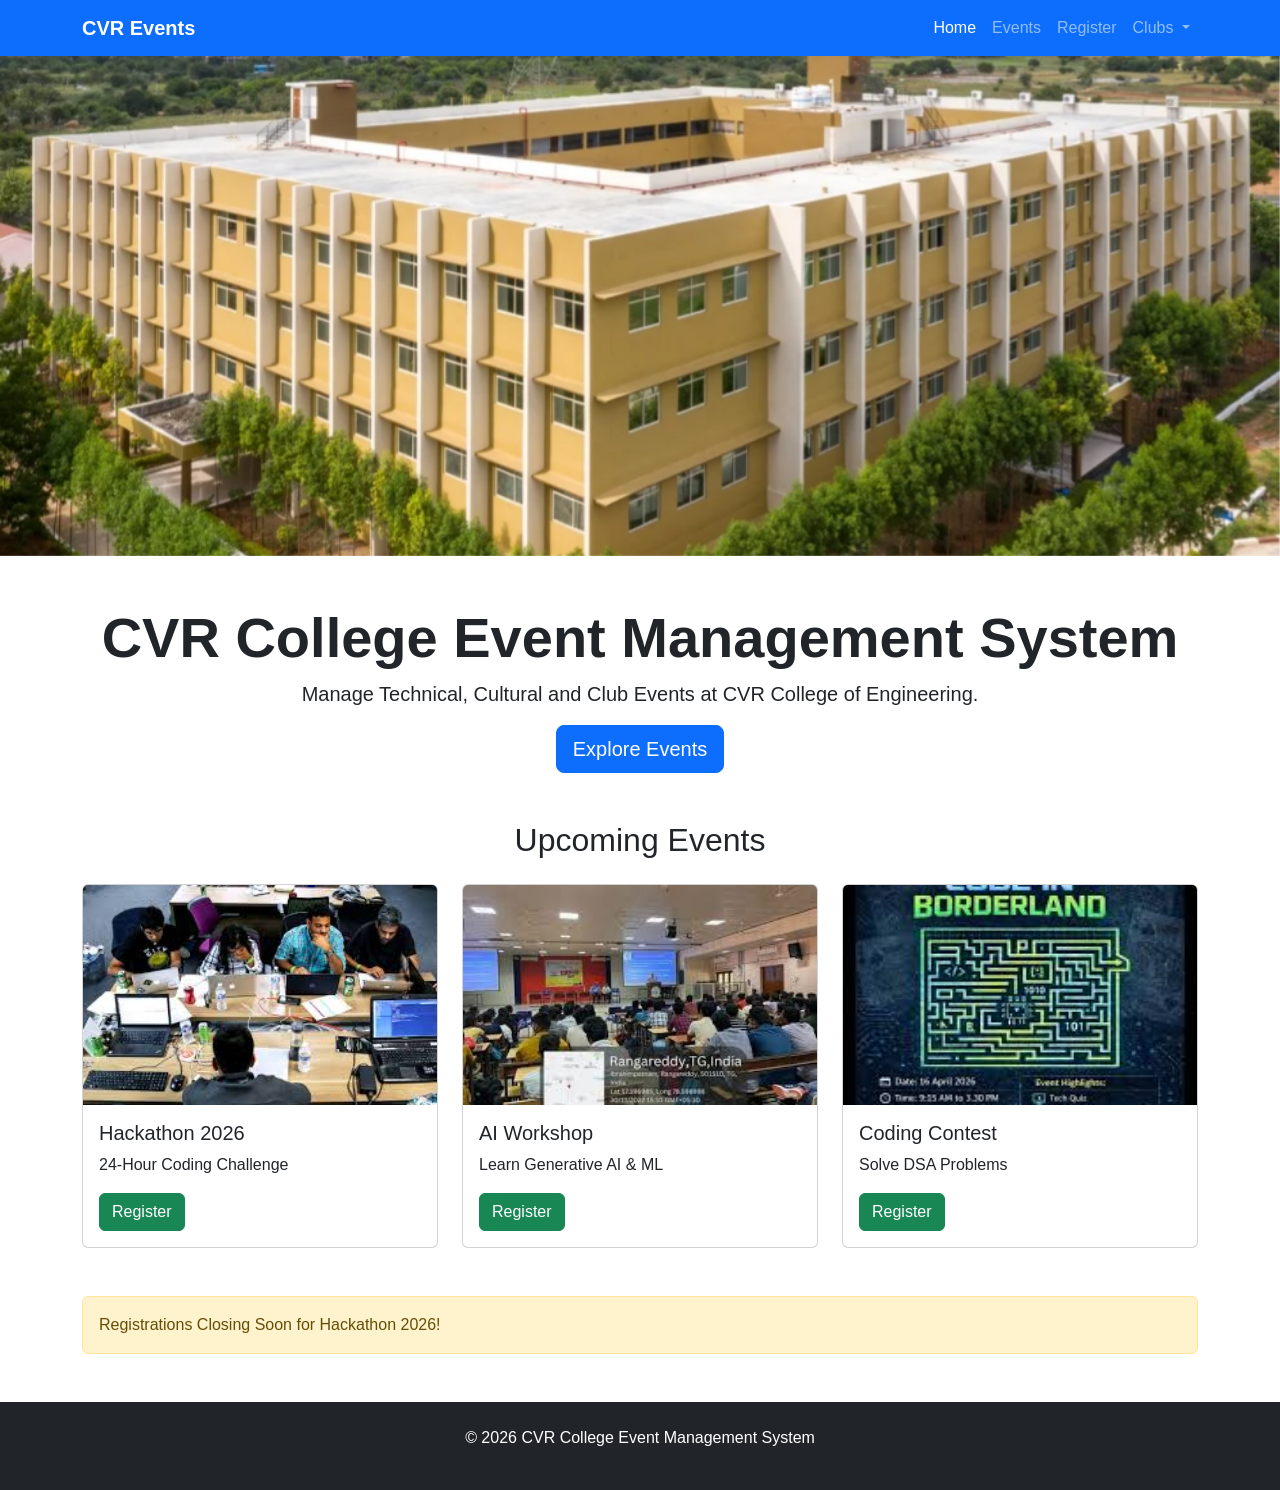
<file: index.html>
<!DOCTYPE html>
<html lang="en">
<head>
    <meta charset="UTF-8">

    <!-- Makes website responsive on mobile -->
    <meta name="viewport" content="width=device-width, initial-scale=1.0">

    <title>CVR College Event Management System</title>

    <!-- Bootstrap CSS CDN -->
    <link href="https://cdn.jsdelivr.net/npm/bootstrap@5.3.0/dist/css/bootstrap.min.css"
          rel="stylesheet">

    <link rel="stylesheet" href="css/style.css">
</head>

<body>

<!-- ================= NAVBAR ================= -->

<!-- navbar = Bootstrap navigation component -->
<nav class="navbar navbar-expand-lg navbar-dark bg-primary">

    <div class="container">

        <a class="navbar-brand fw-bold" href="#">
            CVR Events
        </a>

        <!-- Mobile menu button -->
        <button class="navbar-toggler"
                type="button"
                data-bs-toggle="collapse"
                data-bs-target="#navbarNav">

            <span class="navbar-toggler-icon"></span>

        </button>

        <!-- Collapsible menu -->
        <div class="collapse navbar-collapse"
             id="navbarNav">

            <ul class="navbar-nav ms-auto">

                <li class="nav-item">
                    <a class="nav-link active"
                       href="index.html">
                       Home
                    </a>
                </li>

                <li class="nav-item">
                    <a class="nav-link"
                       href="events.html">
                       Events
                    </a>
                </li>

                <li class="nav-item">
                    <a class="nav-link"
                       href="register.html">
                       Register
                    </a>
                </li>

                <!-- Bootstrap Dropdown -->
                <li class="nav-item dropdown">

                    <a class="nav-link dropdown-toggle"
                       href="#"
                       data-bs-toggle="dropdown">

                        Clubs

                    </a>

                    <ul class="dropdown-menu">

                        <li>
                            <a class="dropdown-item"
                               href="clubs.html">
                               Art Club
                            </a>
                        </li>

                        <li>
                            <a class="dropdown-item"
                               href="clubs.html">
                               Theatre Club
                            </a>
                        </li>

                        <li>
                            <a class="dropdown-item"
                               href="clubs.html">
                               Book Reading Club
                            </a>
                        </li>

                    </ul>

                </li>

            </ul>

        </div>

    </div>

</nav>

<!-- ================= CAROUSEL ================= -->

<!-- Bootstrap Carousel -->

<div id="eventCarousel"
     class="carousel slide"
     data-bs-ride="carousel">

    <div class="carousel-inner">

        <div class="carousel-item active">

            <img src="images/campus.png"
                 class="d-block w-100"
                 height="500">

        </div>

        <div class="carousel-item">

            <img src="images/Event.png"
                 class="d-block w-100"
                 height="500">

        </div>

        <div class="carousel-item">

            <img src="images/culturalFest.png"
                 class="d-block w-100"
                 height="500">

        </div>

    </div>

</div>

<!-- ================= HERO SECTION ================= -->

<div class="container text-center my-5">

    <h1 class="display-4 fw-bold">
        CVR College Event Management System
    </h1>

    <p class="lead">
        Manage Technical, Cultural and Club Events
        at CVR College of Engineering.
    </p>

    <a href="events.html"
       class="btn btn-primary btn-lg">

        Explore Events

    </a>

</div>

<!-- ================= FEATURED EVENTS ================= -->

<div class="container">

    <h2 class="text-center mb-4">

        Upcoming Events

    </h2>

    <!-- Bootstrap Grid -->

    <div class="row g-4">

        <!-- Card 1 -->

        <div class="col-md-4">

            <div class="card h-100">

                <img src="images/hackathon.png"
                     class="card-img-top">

                <div class="card-body">

                    <h5 class="card-title">
                        Hackathon 2026
                    </h5>

                    <p class="card-text">
                        24-Hour Coding Challenge
                    </p>

                    <a href="register.html"
                       class="btn btn-success">

                       Register

                    </a>

                </div>

            </div>

        </div>

        <!-- Card 2 -->

        <div class="col-md-4">

            <div class="card h-100">

                <img src="images/workshopSeminar.png"
                     class="card-img-top">

                <div class="card-body">

                    <h5 class="card-title">
                        AI Workshop
                    </h5>

                    <p class="card-text">
                        Learn Generative AI & ML
                    </p>

                    <a href="register.html"
                       class="btn btn-success">

                       Register

                    </a>

                </div>

            </div>

        </div>

        <!-- Card 3 -->

        <div class="col-md-4">

            <div class="card h-100">

                <img src="images/codingCompetition.png"
                     class="card-img-top">

                <div class="card-body">

                    <h5 class="card-title">
                        Coding Contest
                    </h5>

                    <p class="card-text">
                        Solve DSA Problems
                    </p>

                    <a href="register.html"
                       class="btn btn-success">

                       Register

                    </a>

                </div>

            </div>

        </div>

    </div>

</div>

<!-- ================= ALERT ================= -->

<div class="container mt-5">

    <div class="alert alert-warning">

        Registrations Closing Soon for Hackathon 2026!

    </div>

</div>

<!-- ================= FOOTER ================= -->

<footer class="bg-dark text-white text-center p-4 mt-5">

    <p>
        © 2026 CVR College Event Management System
    </p>

</footer>

<!-- Bootstrap JS -->

<script src="https://cdn.jsdelivr.net/npm/bootstrap@5.3.0/dist/js/bootstrap.bundle.min.js"></script>

</body>
</html>
</file>
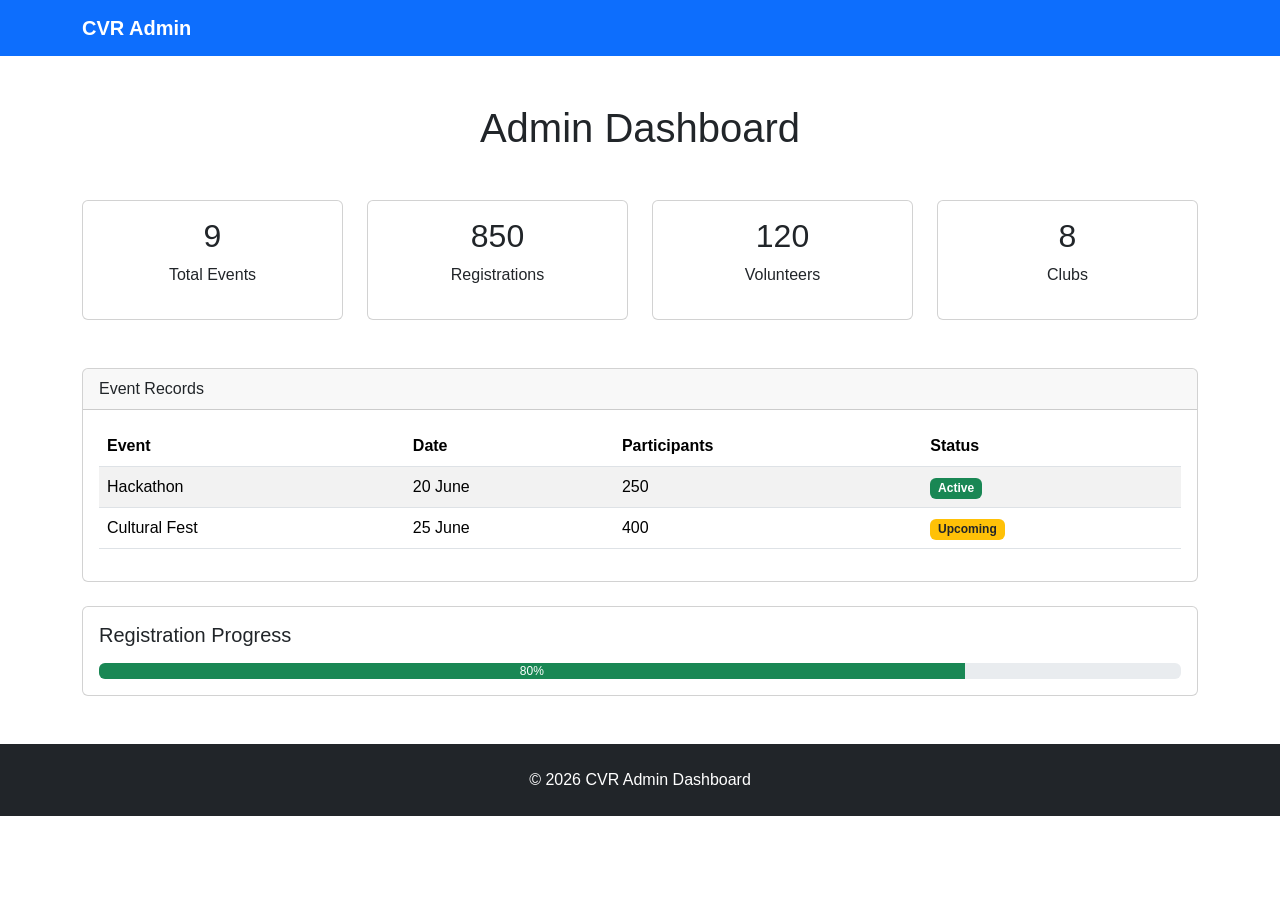
<file: admin.html>
<!DOCTYPE html>
<html lang="en">
<head>
<meta charset="UTF-8">

<meta name="viewport"
      content="width=device-width, initial-scale=1.0">

<title>Admin Dashboard</title>

<link href="https://cdn.jsdelivr.net/npm/bootstrap@5.3.0/dist/css/bootstrap.min.css"
      rel="stylesheet">

<link rel="stylesheet"
      href="css/style.css">

</head>

<body>

<nav class="navbar navbar-expand-lg navbar-dark bg-primary">

<div class="container">

<a class="navbar-brand"
   href="index.html">

CVR Admin

</a>

</div>

</nav>

<div class="container my-5">

<h1 class="text-center mb-5">

Admin Dashboard

</h1>

<!-- Statistics Cards -->

<div class="row g-4">

<div class="col-md-3">

<div class="card text-center">

<div class="card-body">

<h2 id="eventCounter">0</h2>
<p>Total Events</p>

</div>

</div>

</div>

<div class="col-md-3">

<div class="card text-center">

<div class="card-body">

<h2>850</h2>

<p>Registrations</p>

</div>

</div>

</div>

<div class="col-md-3">

<div class="card text-center">

<div class="card-body">

<h2>120</h2>

<p>Volunteers</p>

</div>

</div>

</div>

<div class="col-md-3">

<div class="card text-center">

<div class="card-body">

<h2>8</h2>

<p>Clubs</p>

</div>

</div>

</div>

</div>

<!-- Table -->

<div class="card mt-5">

<div class="card-header">

Event Records

</div>

<div class="card-body">

<div class="table-responsive">

<table class="table table-striped">

<thead>

<tr>

<th>Event</th>
<th>Date</th>
<th>Participants</th>
<th>Status</th>

</tr>

</thead>

<tbody>

<tr>

<td>Hackathon</td>

<td>20 June</td>

<td>250</td>

<td>
<span class="badge bg-success">
Active
</span>
</td>

</tr>

<tr>

<td>Cultural Fest</td>

<td>25 June</td>

<td>400</td>

<td>
<span class="badge bg-warning text-dark">
Upcoming
</span>
</td>

</tr>

</tbody>

</table>

</div>

</div>

</div>

<!-- Progress Bars -->

<div class="card mt-4">

<div class="card-body">

<h5>
Registration Progress
</h5>

<div class="progress mt-3">

<div class="progress-bar bg-success"
     style="width:80%">

80%

</div>

</div>

</div>

</div>

</div>

<footer class="bg-dark text-white text-center p-4 mt-5">

© 2026 CVR Admin Dashboard

</footer>
<script src="js/script.js"></script>
</body>
</html>
</file>
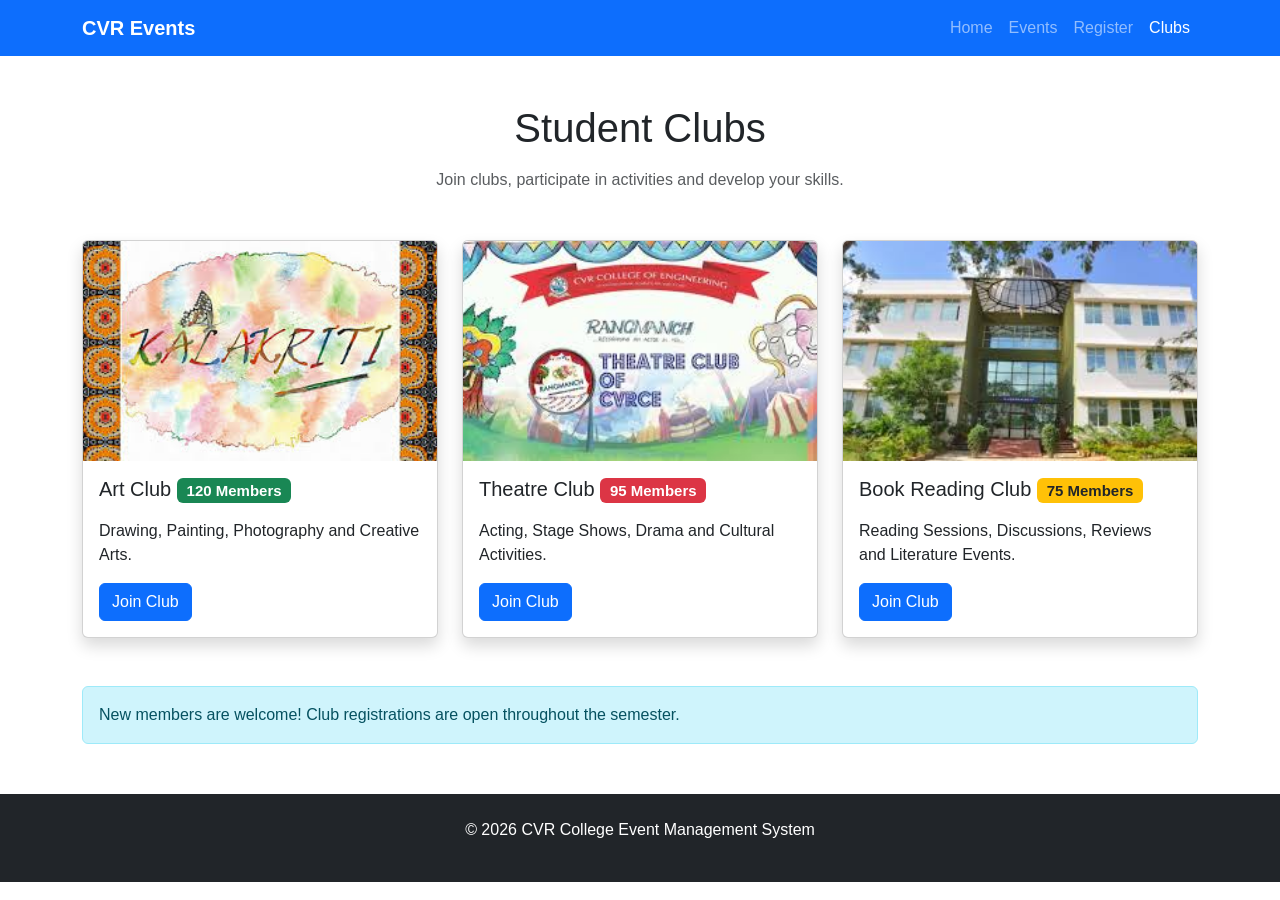
<file: clubs.html>
<!DOCTYPE html>
<html lang="en">
<head>
    <meta charset="UTF-8">

    <!-- Responsive Design -->
    <meta name="viewport" content="width=device-width, initial-scale=1.0">

    <title>Student Clubs - CVR Events</title>

    <!-- Bootstrap CSS -->
    <link href="https://cdn.jsdelivr.net/npm/bootstrap@5.3.0/dist/css/bootstrap.min.css"
          rel="stylesheet">

    <link rel="stylesheet" href="css/style.css">
</head>

<body>

<!-- ================= NAVBAR ================= -->

<nav class="navbar navbar-expand-lg navbar-dark bg-primary">

    <div class="container">

        <a class="navbar-brand fw-bold"
           href="index.html">

            CVR Events

        </a>

        <button class="navbar-toggler"
                type="button"
                data-bs-toggle="collapse"
                data-bs-target="#navbarNav">

            <span class="navbar-toggler-icon"></span>

        </button>

        <div class="collapse navbar-collapse"
             id="navbarNav">

            <ul class="navbar-nav ms-auto">

                <li class="nav-item">
                    <a class="nav-link"
                       href="index.html">
                        Home
                    </a>
                </li>

                <li class="nav-item">
                    <a class="nav-link"
                       href="events.html">
                        Events
                    </a>
                </li>

                <li class="nav-item">
                    <a class="nav-link"
                       href="register.html">
                        Register
                    </a>
                </li>

                <li class="nav-item">
                    <a class="nav-link active"
                       href="clubs.html">
                        Clubs
                    </a>
                </li>

            </ul>

        </div>

    </div>

</nav>

<!-- ================= PAGE TITLE ================= -->

<div class="container my-5">

    <h1 class="text-center mb-3">
        Student Clubs
    </h1>

    <p class="text-center text-muted">
        Join clubs, participate in activities and develop your skills.
    </p>

</div>

<!-- ================= CLUB CARDS ================= -->

<div class="container mb-5">

    <div class="row g-4">

        <!-- Art Club -->

        <div class="col-md-4">

            <div class="card h-100 shadow">

                <img src="images/artClub.png"
                     class="card-img-top"
                     alt="Art Club">

                <div class="card-body">

                    <h5>
                        Art Club

                        <span class="badge bg-success">
                            120 Members
                        </span>
                    </h5>

                    <p class="mt-3">
                        Drawing, Painting,
                        Photography and Creative Arts.
                    </p>

                    <a href="register.html"
                       class="btn btn-primary">

                        Join Club

                    </a>

                </div>

            </div>

        </div>

        <!-- Theatre Club -->

        <div class="col-md-4">

            <div class="card h-100 shadow">

                <img src="images/theatreClub.png"
                     class="card-img-top"
                     alt="Theatre Club">

                <div class="card-body">

                    <h5>
                        Theatre Club

                        <span class="badge bg-danger">
                            95 Members
                        </span>
                    </h5>

                    <p class="mt-3">
                        Acting, Stage Shows,
                        Drama and Cultural Activities.
                    </p>

                    <a href="register.html"
                       class="btn btn-primary">

                        Join Club

                    </a>

                </div>

            </div>

        </div>

        <!-- Book Reading Club -->

        <div class="col-md-4">

            <div class="card h-100 shadow">

                <img src="images/bookReadingClub.png"
                     class="card-img-top"
                     alt="Book Reading Club">

                <div class="card-body">

                    <h5>
                        Book Reading Club

                        <span class="badge bg-warning text-dark">
                            75 Members
                        </span>
                    </h5>

                    <p class="mt-3">
                        Reading Sessions,
                        Discussions, Reviews and Literature Events.
                    </p>

                    <a href="register.html"
                       class="btn btn-primary">

                        Join Club

                    </a>

                </div>

            </div>

        </div>

    </div>

</div>

<!-- ================= ALERT ================= -->

<div class="container mb-5">

    <div class="alert alert-info">

        New members are welcome! Club registrations are open throughout the semester.

    </div>

</div>

<!-- ================= FOOTER ================= -->

<footer class="bg-dark text-white text-center p-4">

    <p>
        © 2026 CVR College Event Management System
    </p>

</footer>

<!-- Bootstrap JS -->

<script src="https://cdn.jsdelivr.net/npm/bootstrap@5.3.0/dist/js/bootstrap.bundle.min.js"></script>

<script src="js/script.js"></script>

</body>
</html>
</file>
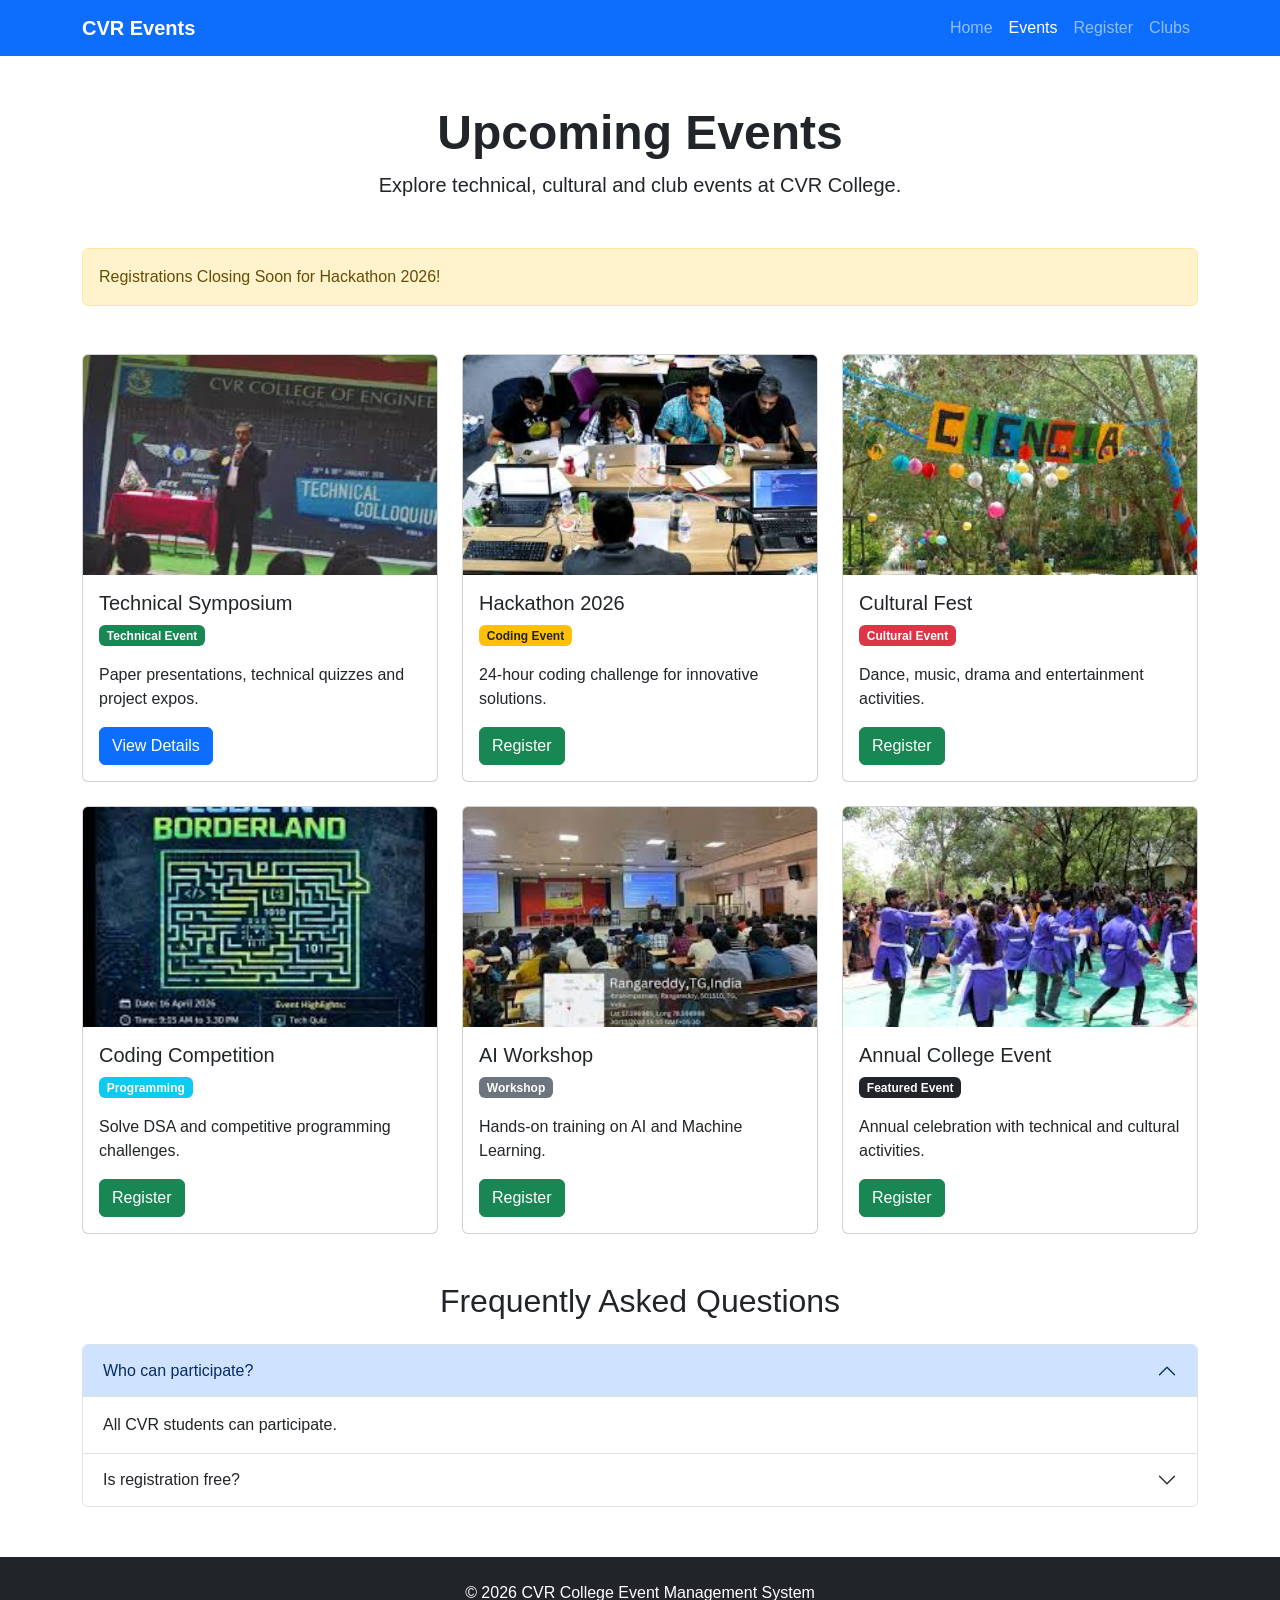
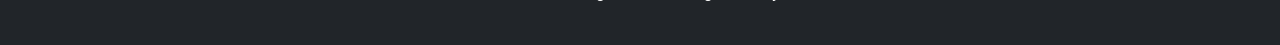
<file: events.html>
<!DOCTYPE html>
<html lang="en">
<head>
    <meta charset="UTF-8">

    <!-- Responsive Design -->
    <meta name="viewport" content="width=device-width, initial-scale=1.0">

    <title>CVR Events</title>

    <!-- Bootstrap CSS -->
    <link href="https://cdn.jsdelivr.net/npm/bootstrap@5.3.0/dist/css/bootstrap.min.css"
          rel="stylesheet">

    <link rel="stylesheet" href="css/style.css">
</head>

<body>

<!-- ================= NAVBAR ================= -->

<nav class="navbar navbar-expand-lg navbar-dark bg-primary">

    <div class="container">

        <a class="navbar-brand fw-bold"
           href="index.html">
            CVR Events
        </a>

        <!-- Mobile Toggle Button -->

        <button class="navbar-toggler"
                type="button"
                data-bs-toggle="collapse"
                data-bs-target="#navbarNav">

            <span class="navbar-toggler-icon"></span>

        </button>

        <!-- Navbar Links -->

        <div class="collapse navbar-collapse"
             id="navbarNav">

            <ul class="navbar-nav ms-auto">

                <li class="nav-item">
                    <a class="nav-link"
                       href="index.html">
                        Home
                    </a>
                </li>

                <li class="nav-item">
                    <a class="nav-link active"
                       href="events.html">
                        Events
                    </a>
                </li>

                <li class="nav-item">
                    <a class="nav-link"
                       href="register.html">
                        Register
                    </a>
                </li>

                <li class="nav-item">
                    <a class="nav-link"
                       href="clubs.html">
                        Clubs
                    </a>
                </li>

            </ul>

        </div>

    </div>

</nav>

<!-- ================= PAGE TITLE ================= -->

<div class="container text-center my-5">

    <h1 class="display-5 fw-bold">
        Upcoming Events
    </h1>

    <p class="lead">
        Explore technical, cultural and club events at CVR College.
    </p>

</div>

<!-- ================= ALERT ================= -->

<div class="container">

    <div class="alert alert-warning">

        Registrations Closing Soon for Hackathon 2026!

    </div>

</div>

<!-- ================= EVENT CARDS ================= -->

<div class="container my-5">

    <div class="row g-4">

        <!-- Technical Symposium -->

        <div class="col-md-4">

            <div class="card h-100">

                <img src="images/technicalSymphoism.png"
                     class="card-img-top"
                     alt="Technical Symposium">

                <div class="card-body">

                    <h5 class="card-title">
                        Technical Symposium
                    </h5>

                    <span class="badge bg-success">
                        Technical Event
                    </span>

                    <p class="card-text mt-3">
                        Paper presentations,
                        technical quizzes and project expos.
                    </p>

                    <button class="btn btn-primary"
                            data-bs-toggle="modal"
                            data-bs-target="#symposiumModal">

                        View Details

                    </button>

                </div>

            </div>

        </div>

        <!-- Hackathon -->

        <div class="col-md-4">

            <div class="card h-100">

                <img src="images/hackathon.png"
                     class="card-img-top"
                     alt="Hackathon">

                <div class="card-body">

                    <h5 class="card-title">
                        Hackathon 2026
                    </h5>

                    <span class="badge bg-warning text-dark">
                        Coding Event
                    </span>

                    <p class="card-text mt-3">
                        24-hour coding challenge for innovative solutions.
                    </p>

                    <a href="register.html"
                       class="btn btn-success">

                        Register

                    </a>

                </div>

            </div>

        </div>

        <!-- Cultural Fest -->

        <div class="col-md-4">

            <div class="card h-100">

                <img src="images/culturalFest.png"
                     class="card-img-top"
                     alt="Cultural Fest">

                <div class="card-body">

                    <h5 class="card-title">
                        Cultural Fest
                    </h5>

                    <span class="badge bg-danger">
                        Cultural Event
                    </span>

                    <p class="card-text mt-3">
                        Dance, music, drama and entertainment activities.
                    </p>

                    <a href="register.html"
                       class="btn btn-success">

                        Register

                    </a>

                </div>

            </div>

        </div>

        <!-- Coding Competition -->

        <div class="col-md-4">

            <div class="card h-100">

                <img src="images/codingCompetition.png"
                     class="card-img-top"
                     alt="Coding Competition">

                <div class="card-body">

                    <h5 class="card-title">
                        Coding Competition
                    </h5>

                    <span class="badge bg-info">
                        Programming
                    </span>

                    <p class="card-text mt-3">
                        Solve DSA and competitive programming challenges.
                    </p>

                    <a href="register.html"
                       class="btn btn-success">

                        Register

                    </a>

                </div>

            </div>

        </div>

        <!-- Workshop -->

        <div class="col-md-4">

            <div class="card h-100">

                <img src="images/workshopSeminar.png"
                     class="card-img-top"
                     alt="Workshop">

                <div class="card-body">

                    <h5 class="card-title">
                        AI Workshop
                    </h5>

                    <span class="badge bg-secondary">
                        Workshop
                    </span>

                    <p class="card-text mt-3">
                        Hands-on training on AI and Machine Learning.
                    </p>

                    <a href="register.html"
                       class="btn btn-success">

                        Register

                    </a>

                </div>

            </div>

        </div>

        <!-- Main Event -->

        <div class="col-md-4">

            <div class="card h-100">

                <img src="images/Event.png"
                     class="card-img-top"
                     alt="College Event">

                <div class="card-body">

                    <h5 class="card-title">
                        Annual College Event
                    </h5>

                    <span class="badge bg-dark">
                        Featured Event
                    </span>

                    <p class="card-text mt-3">
                        Annual celebration with technical and cultural activities.
                    </p>

                    <a href="register.html"
                       class="btn btn-success">

                        Register

                    </a>

                </div>

            </div>

        </div>

    </div>

</div>

<!-- ================= MODAL ================= -->

<div class="modal fade"
     id="symposiumModal">

    <div class="modal-dialog">

        <div class="modal-content">

            <div class="modal-header">

                <h5 class="modal-title">
                    Technical Symposium
                </h5>

                <button class="btn-close"
                        data-bs-dismiss="modal">
                </button>

            </div>

            <div class="modal-body">

                <p><strong>Date:</strong> 20 June 2026</p>

                <p><strong>Venue:</strong> CVR Auditorium</p>

                <p>
                    Participate in paper presentations,
                    coding contests and technical quizzes.
                </p>

            </div>

        </div>

    </div>

</div>

<!-- ================= ACCORDION ================= -->

<div class="container my-5">

    <h2 class="text-center mb-4">
        Frequently Asked Questions
    </h2>

    <div class="accordion"
         id="faqAccordion">

        <div class="accordion-item">

            <h2 class="accordion-header">

                <button class="accordion-button"
                        data-bs-toggle="collapse"
                        data-bs-target="#faq1">

                    Who can participate?

                </button>

            </h2>

            <div id="faq1"
                 class="accordion-collapse collapse show">

                <div class="accordion-body">

                    All CVR students can participate.

                </div>

            </div>

        </div>

        <div class="accordion-item">

            <h2 class="accordion-header">

                <button class="accordion-button collapsed"
                        data-bs-toggle="collapse"
                        data-bs-target="#faq2">

                    Is registration free?

                </button>

            </h2>

            <div id="faq2"
                 class="accordion-collapse collapse">

                <div class="accordion-body">

                    Most events are free for students.

                </div>

            </div>

        </div>

    </div>

</div>

<!-- ================= FOOTER ================= -->

<footer class="bg-dark text-white text-center p-4">

    <p>
        © 2026 CVR College Event Management System
    </p>

</footer>

<!-- Bootstrap JS -->

<script src="https://cdn.jsdelivr.net/npm/bootstrap@5.3.0/dist/js/bootstrap.bundle.min.js"></script>
<script src="js/script.js"></script>
</body>
</html>
</file>
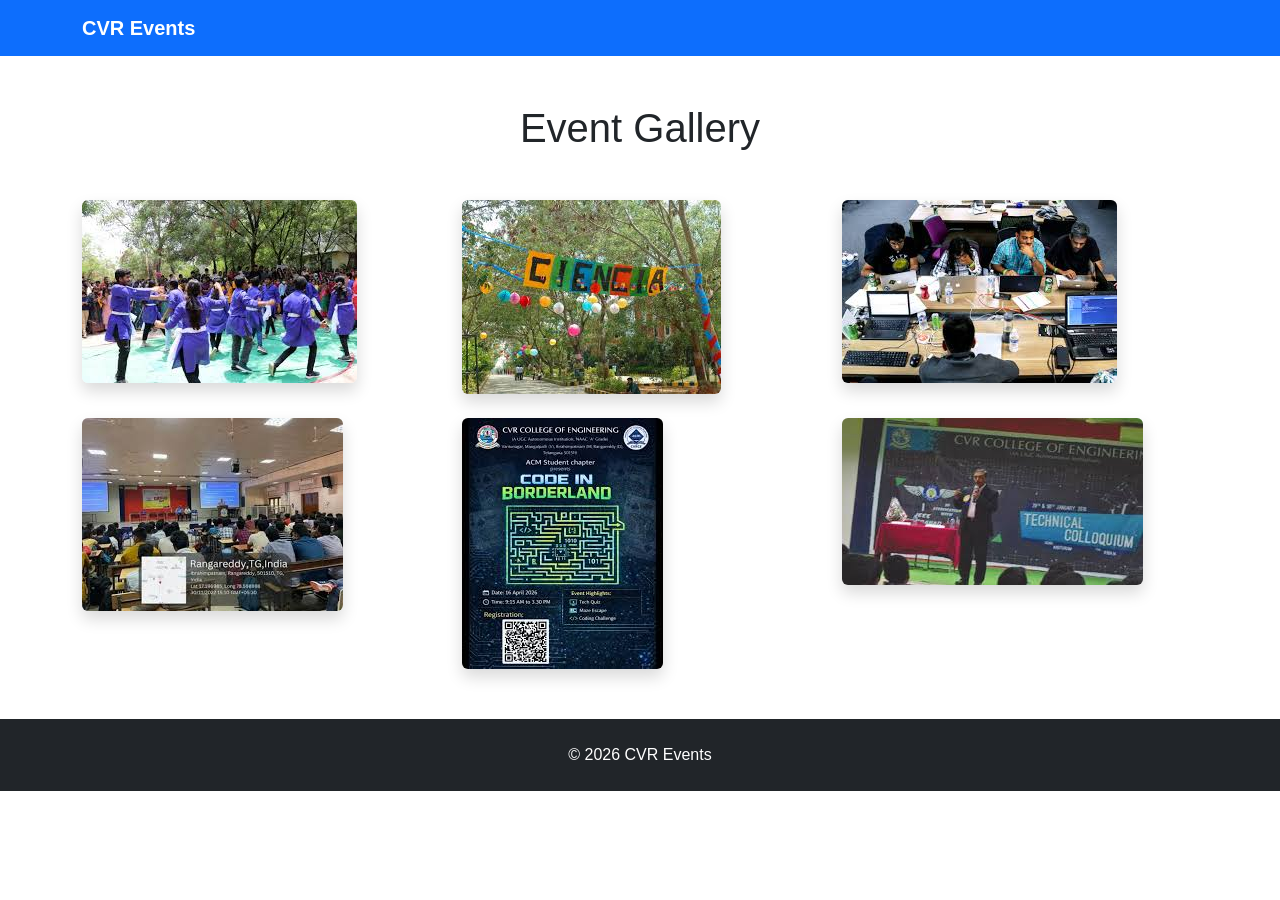
<file: gallery.html>
<!DOCTYPE html>
<html lang="en">
<head>
<meta charset="UTF-8">

<meta name="viewport"
      content="width=device-width, initial-scale=1.0">

<title>Event Gallery</title>

<link href="https://cdn.jsdelivr.net/npm/bootstrap@5.3.0/dist/css/bootstrap.min.css"
      rel="stylesheet">

<link rel="stylesheet"
      href="css/style.css">

</head>

<body>

<nav class="navbar navbar-expand-lg navbar-dark bg-primary">

<div class="container">

<a class="navbar-brand"
   href="index.html">

CVR Events

</a>

</div>

</nav>

<div class="container my-5">

<h1 class="text-center mb-5">

Event Gallery

</h1>

<!-- Bootstrap Grid -->

<div class="row g-4">

<div class="col-md-4">
<img src="images/Event.png"
     class="img-fluid rounded shadow">
</div>

<div class="col-md-4">
<img src="images/culturalFest.png"
     class="img-fluid rounded shadow">
</div>

<div class="col-md-4">
<img src="images/hackathon.png"
     class="img-fluid rounded shadow">
</div>

<div class="col-md-4">
<img src="images/workshopSeminar.png"
     class="img-fluid rounded shadow">
</div>

<div class="col-md-4">
<img src="images/codingCompetition.png"
     class="img-fluid rounded shadow">
</div>

<div class="col-md-4">
<img src="images/technicalSymphoism.png"
     class="img-fluid rounded shadow">
</div>

</div>

</div>

<footer class="bg-dark text-white text-center p-4">

© 2026 CVR Events

</footer>
<script src="js/script.js"></script>
</body>
</html>
</file>
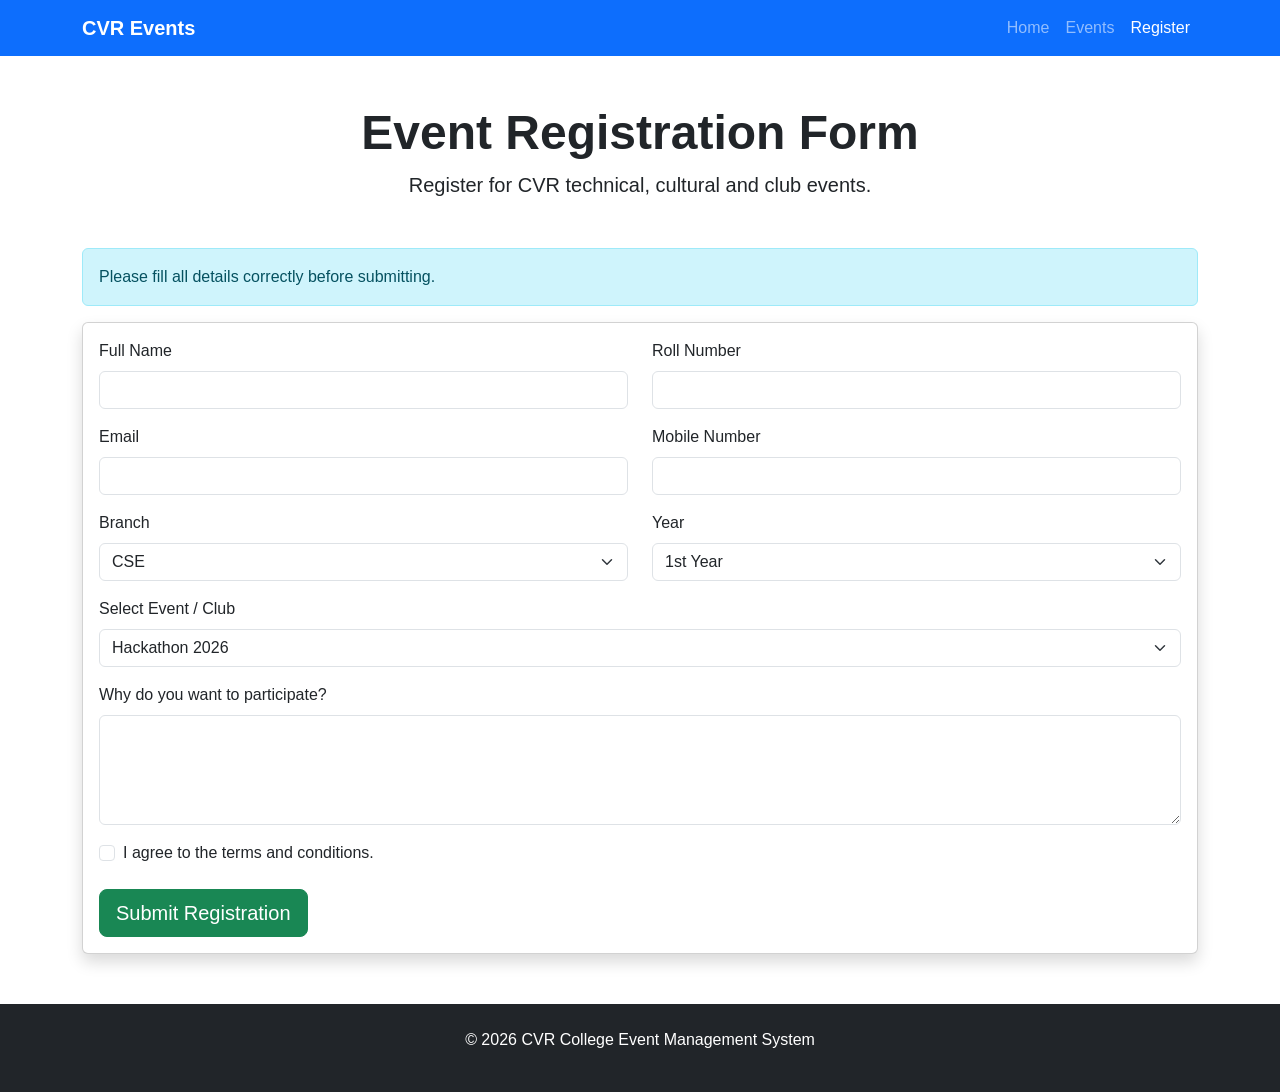
<file: register.html>
<!DOCTYPE html>
<html lang="en">
<head>
    <meta charset="UTF-8">
    <meta name="viewport" content="width=device-width, initial-scale=1.0">
    <title>Event Registration - CVR Events</title>

    <!-- Bootstrap CSS -->
    <link href="https://cdn.jsdelivr.net/npm/bootstrap@5.3.0/dist/css/bootstrap.min.css"
          rel="stylesheet">

    <link rel="stylesheet" href="css/style.css">
</head>

<body>

<!-- ================= NAVBAR ================= -->

<nav class="navbar navbar-expand-lg navbar-dark bg-primary">

    <div class="container">

        <a class="navbar-brand fw-bold"
           href="index.html">
            CVR Events
        </a>

        <button class="navbar-toggler"
                type="button"
                data-bs-toggle="collapse"
                data-bs-target="#navbarNav">

            <span class="navbar-toggler-icon"></span>

        </button>

        <div class="collapse navbar-collapse"
             id="navbarNav">

            <ul class="navbar-nav ms-auto">

                <li class="nav-item">
                    <a class="nav-link"
                       href="index.html">
                        Home
                    </a>
                </li>

                <li class="nav-item">
                    <a class="nav-link"
                       href="events.html">
                        Events
                    </a>
                </li>

                <li class="nav-item">
                    <a class="nav-link active"
                       href="register.html">
                        Register
                    </a>
                </li>

            </ul>

        </div>

    </div>

</nav>

<!-- ================= HEADER ================= -->

<div class="container text-center my-5">

    <h1 class="display-5 fw-bold">
        Event Registration Form
    </h1>

    <p class="lead">
        Register for CVR technical, cultural and club events.
    </p>

</div>

<!-- ================= ALERT ================= -->

<div class="container">

    <div class="alert alert-info">

        Please fill all details correctly before submitting.

    </div>

</div>

<!-- ================= FORM ================= -->

<div class="container mb-5">

    <div class="card shadow">

        <div class="card-body">

            <form onsubmit="registerSuccess(); return false;">

                <div class="row">

                    <div class="col-md-6 mb-3">

                        <label class="form-label">
                            Full Name
                        </label>

                        <input type="text"
                               class="form-control"
                               required>

                    </div>

                    <div class="col-md-6 mb-3">

                        <label class="form-label">
                            Roll Number
                        </label>

                        <input type="text"
                               class="form-control"
                               required>

                    </div>

                </div>

                <div class="row">

                    <div class="col-md-6 mb-3">

                        <label class="form-label">
                            Email
                        </label>

                        <input type="email"
                               class="form-control"
                               required>

                    </div>

                    <div class="col-md-6 mb-3">

                        <label class="form-label">
                            Mobile Number
                        </label>

                        <input type="tel"
                               class="form-control"
                               required>

                    </div>

                </div>

                <div class="row">

                    <div class="col-md-6 mb-3">

                        <label class="form-label">
                            Branch
                        </label>

                        <select class="form-select">

                            <option>CSE</option>
                            <option>ECE</option>
                            <option>EEE</option>
                            <option>IT</option>
                            <option>Mechanical</option>

                        </select>

                    </div>

                    <div class="col-md-6 mb-3">

                        <label class="form-label">
                            Year
                        </label>

                        <select class="form-select">

                            <option>1st Year</option>
                            <option>2nd Year</option>
                            <option>3rd Year</option>
                            <option>4th Year</option>

                        </select>

                    </div>

                </div>

                <div class="mb-3">

                    <label class="form-label">
                        Select Event / Club
                    </label>

                    <select class="form-select">

                        <option>Hackathon 2026</option>
                        <option>Technical Symposium</option>
                        <option>AI Workshop</option>
                        <option>Coding Competition</option>
                        <option>Cultural Fest</option>
                        <option>Art Club</option>
                        <option>Theatre Club</option>
                        <option>Book Reading Club</option>

                    </select>

                </div>

                <div class="mb-3">

                    <label class="form-label">
                        Why do you want to participate?
                    </label>

                    <textarea class="form-control"
                              rows="4"></textarea>

                </div>

                <div class="form-check mb-4">

                    <input class="form-check-input"
                           type="checkbox"
                           required>

                    <label class="form-check-label">

                        I agree to the terms and conditions.

                    </label>

                </div>

                <button type="submit"
                        class="btn btn-success btn-lg">

                    Submit Registration

                </button>

            </form>

        </div>

    </div>

</div>

<!-- ================= FOOTER ================= -->

<footer class="bg-dark text-white text-center p-4">

    <p>
        © 2026 CVR College Event Management System
    </p>

</footer>

<script src="https://cdn.jsdelivr.net/npm/bootstrap@5.3.0/dist/js/bootstrap.bundle.min.js"></script>
<script src="js/script.js"></script>

</body>
</html>
</file>
<file: css/style.css>
body{
    font-family: Arial, sans-serif;
}

.card{
    transition:0.3s;
}

.card:hover{
    transform:translateY(-8px);
    box-shadow:0 5px 15px rgba(0,0,0,0.2);
}

.card-img-top{
    height:220px;
    object-fit:cover;
}

.carousel img{
    object-fit:cover;
}

footer{
    margin-top:50px;
}

.navbar-brand{
    font-weight:bold;
}

@media(max-width:768px){

    .card-img-top{
        height:180px;
    }

}
</file>
